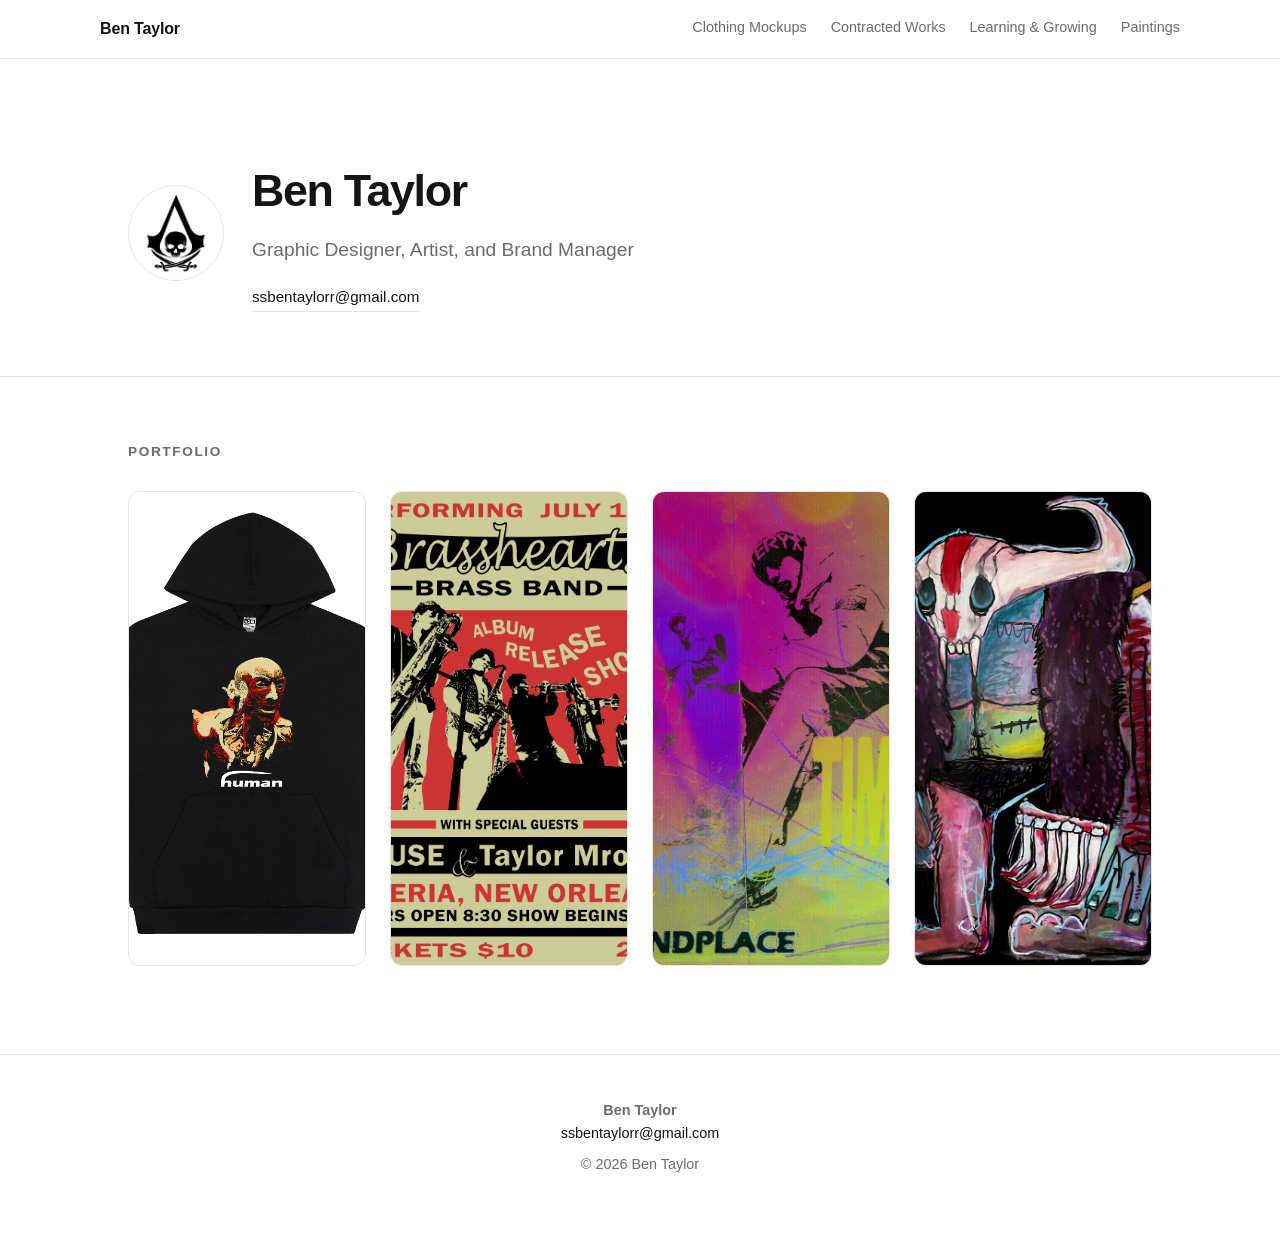
<file: index.html>
<!DOCTYPE html>
<html lang="en">
<head>
<meta charset="UTF-8">
<meta name="viewport" content="width=device-width, initial-scale=1.0">
<title>Ben Taylor — Graphic Design Portfolio</title>
<link rel="stylesheet" href="style.css">
</head>
<body>

  <nav class="site-nav">
    <div class="wrap site-nav-inner">
      <a class="site-nav-logo" href="index.html">Ben Taylor</a>
      <div class="site-nav-links">
        <a href="clothing-mockups.html">Clothing Mockups</a>
        <a href="contracted-works.html">Contracted Works</a>
        <a href="learning-growing.html">Learning &amp; Growing</a>
        <a href="paintings.html">Paintings</a>
      </div>
    </div>
  </nav>

  <header class="hero">
    <div class="wrap hero-inner">
      <img class="hero-logo" src="assets/logo.jpg" alt="Ben Taylor logo">
      <div>
        <h1>Ben Taylor</h1>
        <p class="tagline">Graphic Designer, Artist, and Brand Manager</p>
        <nav class="contact-links">
          <a href="mailto:ssbentaylorr@gmail.com">ssbentaylorr@gmail.com</a>
        </nav>
      </div>
    </div>
  </header>

  <section class="sections">
    <div class="wrap">
      <h2>Portfolio</h2>
      <div class="section-grid">

        <a class="section-card" href="clothing-mockups.html">
          <span class="cover">
            <img src="Clothing%20Mockups/human%20hoodie.png" alt="Clothing mockups preview" loading="lazy">
          </span>
          <span class="card-body">
            <h3>Clothing Mockups</h3>
            <p class="card-desc">Apparel graphics and product mockups — tees, hoodies, zip-ups, and more.</p>
            <span class="count">View gallery</span>
          </span>
        </a>

        <a class="section-card" href="contracted-works.html">
          <span class="cover">
            <img src="Contracted_works/brasshearts%204by5%20complete.png" alt="Contracted works preview" loading="lazy">
          </span>
          <span class="card-body">
            <h3>Contracted Works</h3>
            <p class="card-desc">Paid client and freelance design work.</p>
            <span class="count">View gallery</span>
          </span>
        </a>

        <a class="section-card" href="learning-growing.html">
          <span class="cover">
            <img src="Learning_Growing/TIMEANDPLACE%20WORK.png" alt="Learning and growing preview" loading="lazy">
          </span>
          <span class="card-body">
            <h3>Learning &amp; Growing</h3>
            <p class="card-desc">Practice pieces, experiments, and skill-building work.</p>
            <span class="count">View gallery</span>
          </span>
        </a>

        <a class="section-card" href="paintings.html">
          <span class="cover">
            <img src="Paintings/IMG_8008-2.jpg" alt="Paintings preview" loading="lazy">
          </span>
          <span class="card-body">
            <h3>Paintings</h3>
            <p class="card-desc">Original paintings and hand-painted work.</p>
            <span class="count">View gallery</span>
          </span>
        </a>

      </div>
    </div>
  </section>

  <footer>
    <div class="wrap">
      <div class="contact">
        <strong>Ben Taylor</strong><br>
        <a href="mailto:ssbentaylorr@gmail.com">ssbentaylorr@gmail.com</a>
      </div>
      <div>&copy; <span id="year"></span> Ben Taylor</div>
    </div>
  </footer>

  <script>
    document.getElementById('year').textContent = new Date().getFullYear();
  </script>

</body>
</html>
</file>
<file: style.css>
:root {
  --bg: #ffffff;
  --surface: #f6f5f2;
  --text: #151515;
  --muted: #6b6b6b;
  --border: #e7e5e0;
  --accent: #ff4d2e;
  --max-width: 1080px;
}

* { box-sizing: border-box; }

html { scroll-behavior: smooth; }

body {
  margin: 0;
  font-family: -apple-system, BlinkMacSystemFont, "Segoe UI", Helvetica, Arial, sans-serif;
  color: var(--text);
  background: var(--bg);
  line-height: 1.6;
}

a { color: inherit; text-decoration: none; }

.wrap {
  max-width: var(--max-width);
  margin: 0 auto;
  padding: 0 28px;
}

/* ---------- Site nav ---------- */

nav.site-nav {
  position: sticky;
  top: 0;
  z-index: 500;
  background: var(--bg);
  border-bottom: 1px solid var(--border);
}

.site-nav-inner {
  display: flex;
  align-items: center;
  justify-content: space-between;
  padding: 16px 0;
  gap: 20px;
  flex-wrap: wrap;
}

.site-nav-logo {
  font-weight: 700;
  font-size: 1rem;
  letter-spacing: -0.01em;
  white-space: nowrap;
}

.site-nav-logo:hover { color: var(--accent); }

.site-nav-links {
  display: flex;
  gap: 24px;
  font-size: 0.9rem;
  flex-wrap: wrap;
}

.site-nav-links a {
  color: var(--muted);
  padding-bottom: 2px;
  border-bottom: 1px solid transparent;
  transition: color 0.15s ease, border-color 0.15s ease;
}

.site-nav-links a:hover { color: var(--text); }

.site-nav-links a.active {
  color: var(--text);
  border-color: var(--accent);
}

/* ---------- Header ---------- */

header.hero {
  padding: 96px 0 64px;
  border-bottom: 1px solid var(--border);
}

.hero-inner {
  display: flex;
  align-items: center;
  gap: 28px;
}

.hero-logo {
  width: 96px;
  height: 96px;
  border-radius: 50%;
  object-fit: cover;
  flex-shrink: 0;
  border: 1px solid var(--border);
}

header.hero h1 {
  font-size: 2.8rem;
  margin: 0 0 8px;
  letter-spacing: -0.03em;
  font-weight: 700;
}

header.hero p.tagline {
  font-size: 1.2rem;
  color: var(--muted);
  margin: 0 0 20px;
}

nav.contact-links {
  display: flex;
  flex-wrap: wrap;
  align-items: center;
  gap: 14px;
  font-size: 0.95rem;
}

nav.contact-links a {
  color: var(--text);
  border-bottom: 1px solid var(--border);
  padding-bottom: 1px;
  transition: border-color 0.15s ease, color 0.15s ease;
}

nav.contact-links a:hover {
  color: var(--accent);
  border-color: var(--accent);
}

/* Compact header used on gallery pages */

header.page-header {
  padding: 40px 0 32px;
  border-bottom: 1px solid var(--border);
}

header.page-header h1 {
  font-size: 2rem;
  margin: 0 0 6px;
  letter-spacing: -0.02em;
}

header.page-header p.page-desc {
  color: var(--muted);
  margin: 0;
  font-size: 1rem;
}

/* ---------- Section grid (home page) ---------- */

section.sections {
  padding: 64px 0 88px;
}

section.sections h2 {
  font-size: 0.85rem;
  text-transform: uppercase;
  letter-spacing: 0.12em;
  color: var(--muted);
  margin: 0 0 28px;
  font-weight: 600;
}

.section-grid {
  display: grid;
  grid-template-columns: repeat(auto-fit, minmax(220px, 1fr));
  gap: 24px;
}

.section-card {
  position: relative;
  display: block;
  border: 1px solid var(--border);
  border-radius: 12px;
  overflow: hidden;
  background: var(--surface);
  transition: transform 0.2s ease, box-shadow 0.2s ease, border-color 0.2s ease;
}

.section-card:hover {
  transform: translateY(-4px);
  box-shadow: 0 16px 32px -20px rgba(0,0,0,0.35);
  border-color: var(--text);
}

.section-card .cover {
  width: 100%;
  aspect-ratio: 4 / 3;
  background: var(--surface);
  overflow: hidden;
  position: relative;
}

.section-card .cover img {
  width: 100%;
  height: 100%;
  object-fit: cover;
  display: block;
  transition: transform 0.35s ease;
}

.section-card:hover .cover img {
  transform: scale(1.05);
}

.section-card .cover.placeholder {
  display: flex;
  align-items: center;
  justify-content: center;
  color: var(--muted);
  font-size: 0.85rem;
  letter-spacing: 0.04em;
  text-align: center;
  padding: 24px;
}

.section-card .card-body {
  padding: 20px 22px 22px;
  display: flex;
  flex-direction: column;
  gap: 6px;
}

.section-card h3 {
  margin: 0;
  font-size: 1.25rem;
  letter-spacing: -0.01em;
}

.section-card .card-desc {
  margin: 0;
  color: var(--muted);
  font-size: 0.9rem;
  line-height: 1.5;
}

.section-card .count {
  color: var(--muted);
  font-size: 0.85rem;
  white-space: nowrap;
  margin-top: 6px;
}

/* ---------- Gallery grid (category pages) ---------- */

section.gallery {
  padding: 48px 0 88px;
}

.gallery-grid {
  display: grid;
  grid-template-columns: repeat(3, 1fr);
  gap: 20px;
}

.gallery-item {
  display: block;
  width: 100%;
  border: 1px solid var(--border);
  border-radius: 10px;
  overflow: hidden;
  background: var(--surface);
  cursor: zoom-in;
  padding: 0;
  text-align: left;
  transition: transform 0.15s ease, border-color 0.15s ease;
}

.gallery-item:hover {
  transform: translateY(-3px);
  border-color: var(--text);
}

.gallery-item .thumb-wrap {
  width: 100%;
  aspect-ratio: 4 / 5;
  overflow: hidden;
  background: var(--surface);
}

.gallery-item img {
  width: 100%;
  height: 100%;
  object-fit: cover;
  display: block;
}

.gallery-item .item-title {
  padding: 12px 14px 14px;
  font-size: 0.9rem;
  color: var(--text);
}

.empty-state {
  padding: 64px 24px;
  text-align: center;
  color: var(--muted);
  border: 1px dashed var(--border);
  border-radius: 12px;
}

.empty-state p { margin: 0; }

/* ---------- Lightbox ---------- */

.lightbox {
  position: fixed;
  inset: 0;
  background: rgba(10, 10, 10, 0.92);
  display: none;
  align-items: center;
  justify-content: center;
  z-index: 1000;
  padding: 40px;
}

.lightbox.open { display: flex; }

.lightbox img {
  max-width: 100%;
  max-height: 78vh;
  object-fit: contain;
  border-radius: 4px;
  box-shadow: 0 24px 64px rgba(0,0,0,0.5);
}

.lightbox .lightbox-inner {
  display: flex;
  flex-direction: column;
  align-items: center;
  gap: 14px;
  max-width: 100%;
}

.lightbox .lightbox-caption {
  color: #f2f2f2;
  font-size: 0.95rem;
  text-align: center;
}

.lightbox .lightbox-close,
.lightbox .lightbox-nav {
  position: fixed;
  background: rgba(255,255,255,0.08);
  border: 1px solid rgba(255,255,255,0.2);
  color: #fff;
  border-radius: 50%;
  width: 44px;
  height: 44px;
  display: flex;
  align-items: center;
  justify-content: center;
  cursor: pointer;
  font-size: 1.1rem;
  transition: background 0.15s ease;
}

.lightbox .lightbox-close:hover,
.lightbox .lightbox-nav:hover {
  background: rgba(255,255,255,0.2);
}

.lightbox .lightbox-close {
  top: 24px;
  right: 24px;
}

.lightbox .lightbox-nav.prev { left: 24px; top: 50%; transform: translateY(-50%); }
.lightbox .lightbox-nav.next { right: 24px; top: 50%; transform: translateY(-50%); }

/* ---------- Footer ---------- */

footer {
  padding: 44px 0 72px;
  text-align: center;
  color: var(--muted);
  font-size: 0.9rem;
  border-top: 1px solid var(--border);
}

footer a { color: var(--text); }
footer a:hover { color: var(--accent); }

footer .contact { margin-bottom: 8px; }

/* ---------- Responsive ---------- */

@media (max-width: 800px) {
  .gallery-grid { grid-template-columns: repeat(2, 1fr); }
  .section-grid { grid-template-columns: repeat(2, 1fr); }
}

@media (max-width: 600px) {
  header.hero { padding: 56px 0 40px; }
  header.hero h1 { font-size: 2.1rem; }
  .hero-inner { gap: 18px; }
  .hero-logo { width: 64px; height: 64px; }
  .section-grid { grid-template-columns: 1fr; }
  .gallery-grid { grid-template-columns: repeat(2, 1fr); gap: 14px; }
  .lightbox { padding: 20px; }
  .lightbox .lightbox-nav { width: 38px; height: 38px; }
  .lightbox .lightbox-nav.prev { left: 10px; }
  .lightbox .lightbox-nav.next { right: 10px; }
  .lightbox .lightbox-close { top: 12px; right: 12px; }
}

@media (max-width: 420px) {
  .gallery-grid { grid-template-columns: 1fr 1fr; gap: 10px; }
}
</file>
